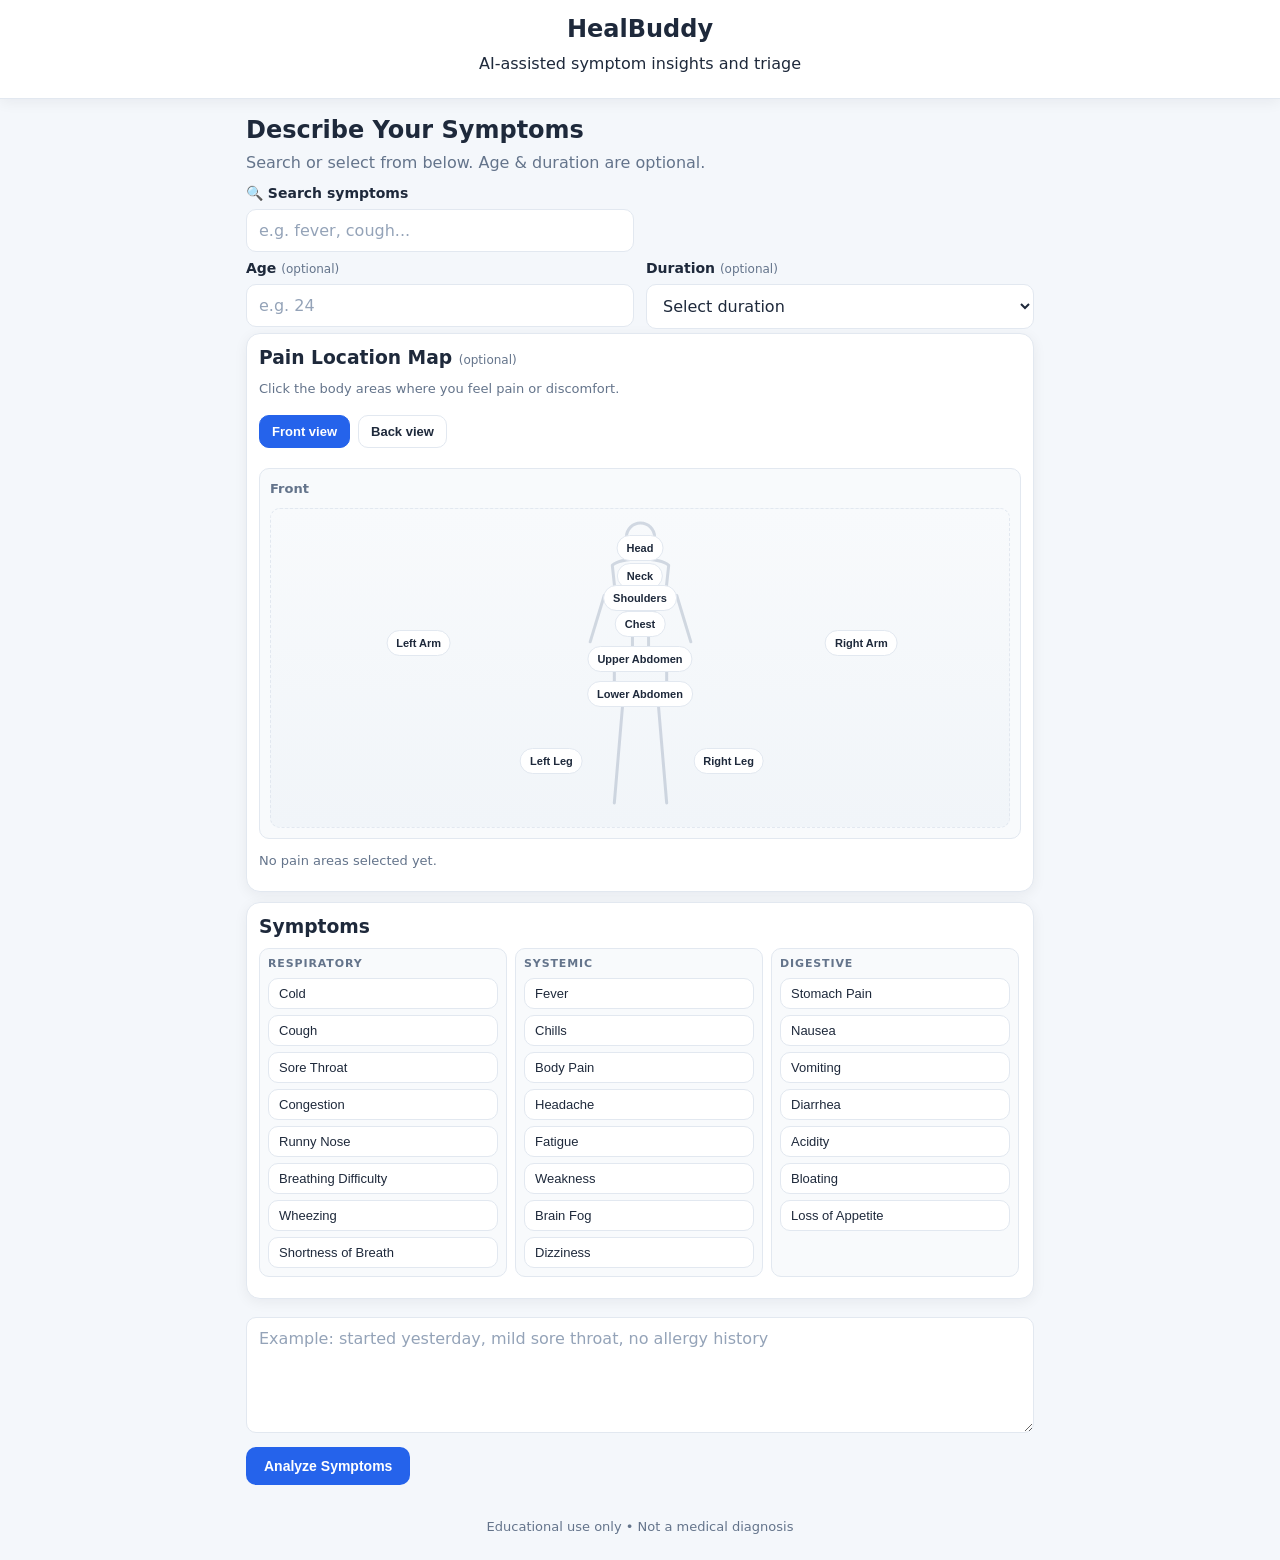
<file: app/index.html>
<!DOCTYPE html>
<html lang="en">

<head>
<meta charset="UTF-8">
<title>HealBuddy – Symptoms</title>

<meta name="viewport" content="width=device-width, initial-scale=1">

<link rel="stylesheet" href="style.css">
</head>

<body>

<header>
<h2>HealBuddy</h2>
<p>AI-assisted symptom insights and triage</p>
</header>

<div class="container">

<h2>Describe Your Symptoms</h2>
<p>Search or select from below. Age & duration are optional.</p>

<div class="input-row">
<div class="field">
<label for="symptomSearch">🔍 Search symptoms</label>
<input id="symptomSearch" type="text" placeholder="e.g. fever, cough...">
</div>
</div>

<div class="input-row">
<div class="field">
<label for="age">Age <span class="optional">(optional)</span></label>
<input id="age" type="number" min="1" max="120" placeholder="e.g. 24">
</div>

<div class="field">
<label for="duration">Duration <span class="optional">(optional)</span></label>
<select id="duration">
<option value="">Select duration</option>
<option value="1">Less than 24 hours</option>
<option value="2">1–2 days</option>
<option value="3">3–5 days</option>
<option value="6">More than 5 days</option>
</select>
</div>
</div>

<div class="card">
<h3>Pain Location Map <span class="optional">(optional)</span></h3>
<p class="muted">Click the body areas where you feel pain or discomfort.</p>
<div class="map-view-toggle" role="tablist" aria-label="Body map view">
<button type="button" class="map-toggle-btn active" data-map-view="front">Front view</button>
<button type="button" class="map-toggle-btn" data-map-view="back">Back view</button>
</div>
<div class="body-map-wrap compact">
<div class="body-map-card body-map-panel active" data-map-panel="front">
<p class="body-map-title">Front</p>
<div class="body-map front" aria-label="Front body map">
<button type="button" class="body-hotspot" data-area="Head" style="top:12%; left:50%;">Head</button>
<button type="button" class="body-hotspot" data-area="Neck" style="top:21%; left:50%;">Neck</button>
<button type="button" class="body-hotspot" data-area="Shoulders" style="top:28%; left:50%;">Shoulders</button>
<button type="button" class="body-hotspot" data-area="Chest" style="top:36%; left:50%;">Chest</button>
<button type="button" class="body-hotspot" data-area="Upper Abdomen" style="top:47%; left:50%;">Upper Abdomen</button>
<button type="button" class="body-hotspot" data-area="Lower Abdomen" style="top:58%; left:50%;">Lower Abdomen</button>
<button type="button" class="body-hotspot" data-area="Left Arm" style="top:42%; left:20%;">Left Arm</button>
<button type="button" class="body-hotspot" data-area="Right Arm" style="top:42%; left:80%;">Right Arm</button>
<button type="button" class="body-hotspot" data-area="Left Leg" style="top:79%; left:38%;">Left Leg</button>
<button type="button" class="body-hotspot" data-area="Right Leg" style="top:79%; left:62%;">Right Leg</button>
</div>
</div>

<div class="body-map-card body-map-panel" data-map-panel="back">
<p class="body-map-title">Back</p>
<div class="body-map back" aria-label="Back body map">
<button type="button" class="body-hotspot" data-area="Back of Head" style="top:12%; left:50%;">Back of Head</button>
<button type="button" class="body-hotspot" data-area="Upper Back" style="top:35%; left:50%;">Upper Back</button>
<button type="button" class="body-hotspot" data-area="Lower Back" style="top:52%; left:50%;">Lower Back</button>
<button type="button" class="body-hotspot" data-area="Left Back Shoulder" style="top:30%; left:28%;">Left Back Shoulder</button>
<button type="button" class="body-hotspot" data-area="Right Back Shoulder" style="top:30%; left:72%;">Right Back Shoulder</button>
<button type="button" class="body-hotspot" data-area="Left Hip" style="top:63%; left:38%;">Left Hip</button>
<button type="button" class="body-hotspot" data-area="Right Hip" style="top:63%; left:62%;">Right Hip</button>
<button type="button" class="body-hotspot" data-area="Back of Left Leg" style="top:79%; left:38%;">Back of Left Leg</button>
<button type="button" class="body-hotspot" data-area="Back of Right Leg" style="top:79%; left:62%;">Back of Right Leg</button>
</div>
</div>
</div>
<p id="painAreaSummary" class="muted">No pain areas selected yet.</p>
</div>

<div class="card compact-card">
<h3>Symptoms</h3>
<div class="chips" id="chips"></div>
<p id="painSuggestedSymptoms" class="muted"></p>
</div>

<textarea id="notes" placeholder="Example: started yesterday, mild sore throat, no allergy history"></textarea>

<button class="btn" onclick="goResult()">Analyze Symptoms</button>

</div>

<footer>
Educational use only • Not a medical diagnosis
</footer>

<script src="symptoms.js"></script>

</body>
</html>
</file>
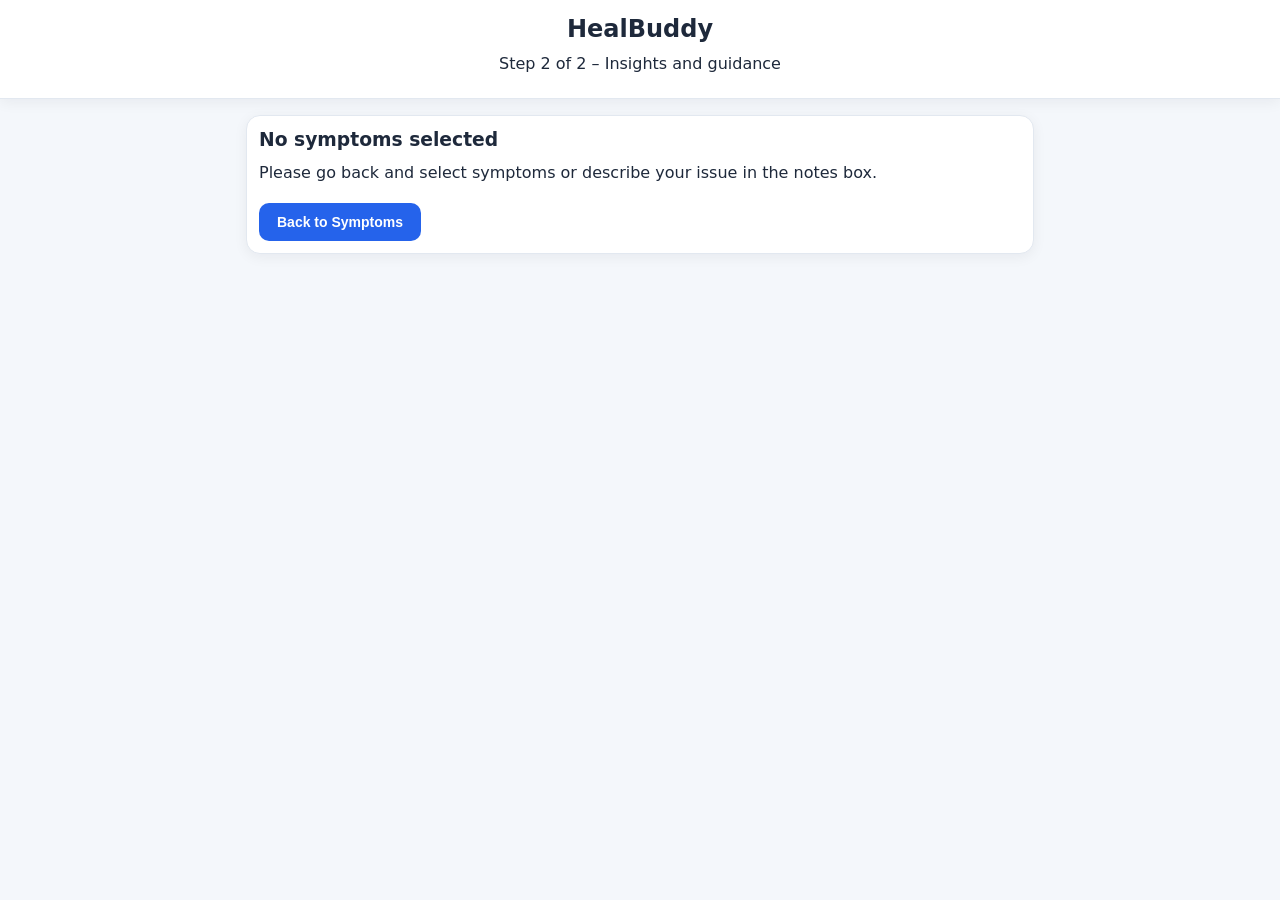
<file: app/result.html>
<!DOCTYPE html>
<html lang="en">

<head>

<meta charset="UTF-8">

<title>HealBuddy – Result</title>

<meta name="viewport" content="width=device-width, initial-scale=1">

<link rel="stylesheet" href="style.css">

</head>

<body>

<header>
<h2>HealBuddy</h2>
<p>Step 2 of 2 – Insights and guidance</p>
</header>

<div class="container" id="result"></div>

<script src="analysis.js"></script>

</body>
</html>
</file>
<file: app/style.css>
:root {
    --bg: #f4f7fb;
    --surface: #ffffff;
    --surface-soft: #f8fafc;
    --text: #1e293b;
    --muted: #64748b;
    --border: #e2e8f0;
    --primary: #2563eb;
    --primary-strong: #1d4ed8;
    --ring: rgba(37, 99, 235, 0.18);
    --success-bg: #dcfce7;
    --success-text: #166534;
    --warn-bg: #fef3c7;
    --warn-text: #92400e;
    --danger-bg: #fee2e2;
    --danger-text: #991b1b;
    --radius-sm: 10px;
    --radius-md: 14px;
    --radius-lg: 18px;
    --shadow-sm: 0 3px 14px rgba(15, 23, 42, 0.06);
    --shadow-md: 0 8px 26px rgba(15, 23, 42, 0.08);
}

* {
    box-sizing: border-box;
}

body {
    margin: 0;
    font-family: Inter, system-ui, -apple-system, sans-serif;
    background: var(--bg);
    color: var(--text);
}

header {
    padding: 14px 20px;
    text-align: center;
    background: var(--surface);
    border-bottom: 1px solid var(--border);
    box-shadow: var(--shadow-sm);
}

h1,
h2,
h3 {
    margin: 0 0 10px;
    line-height: 1.25;
}

header h2 {
    margin-bottom: 4px;
}

p {
    margin: 8px 0;
    line-height: 1.5;
    color: var(--text);
}

.container {
    max-width: 820px;
    margin: 0 auto;
    padding: 16px;
}

.container > h2 {
    margin-bottom: 6px;
}

.container > p {
    color: var(--muted);
    margin-top: 0;
    margin-bottom: 10px;
}

.card {
    background: var(--surface);
    border: 1px solid var(--border);
    border-radius: var(--radius-md);
    padding: 12px;
    margin-bottom: 10px;
    box-shadow: var(--shadow-sm);
}

.loading-card {
    text-align: center;
    background: var(--surface-soft);
    border-style: dashed;
}

.input-row {
    display: grid;
    grid-template-columns: 1fr 1fr;
    gap: 12px;
    margin: 8px 0 4px;
}

.field {
    display: flex;
    flex-direction: column;
    gap: 8px;
}

label {
    font-size: 14px;
    font-weight: 600;
    color: var(--text);
}

.optional {
    font-size: 12px;
    font-weight: 500;
    color: var(--muted);
}

input,
select,
textarea {
    width: 100%;
    border: 1px solid var(--border);
    background: var(--surface);
    color: var(--text);
    border-radius: var(--radius-sm);
    padding: 11px 12px;
    font: inherit;
    transition: border-color 0.2s ease, box-shadow 0.2s ease;
}

input::placeholder,
textarea::placeholder {
    color: #94a3b8;
}

input:focus,
select:focus,
textarea:focus {
    outline: none;
    border-color: var(--primary);
    box-shadow: 0 0 0 4px var(--ring);
}

textarea {
    min-height: 116px;
    margin-top: 8px;
    resize: vertical;
}

select option {
    color: var(--text);
}

.group-header {
    margin: 0 0 8px;
    font-size: 11px;
    font-weight: 700;
    color: var(--muted);
    letter-spacing: 0.08em;
    text-transform: uppercase;
}

.chips {
    display: grid;
    grid-template-columns: repeat(auto-fit, minmax(210px, 1fr));
    gap: 8px;
    margin: 10px 0;
    max-height: 330px;
    overflow-y: auto;
    padding-right: 2px;
}

.compact-card {
    padding-bottom: 10px;
}

.symptom-group {
    border: 1px solid var(--border);
    background: var(--surface-soft);
    border-radius: var(--radius-sm);
    padding: 8px;
}

.symptom-grid {
    display: grid;
    grid-template-columns: repeat(auto-fit, minmax(120px, 1fr));
    gap: 6px;
}

.chip {
    width: 100%;
    text-align: left;
    border: 1px solid var(--border);
    background: var(--surface);
    color: var(--text);
    border-radius: var(--radius-sm);
    padding: 7px 10px;
    cursor: pointer;
    font-size: 13px;
    transition: all 0.2s ease;
}

.chip:hover {
    border-color: #bfdbfe;
    background: #eff6ff;
}

.chip.active {
    background: var(--primary);
    color: #ffffff;
    border-color: var(--primary);
}

.chip.suggested {
    border-color: #93c5fd;
    background: #eff6ff;
}

.body-map-wrap {
    display: grid;
    grid-template-columns: 1fr 1fr;
    gap: 12px;
    margin: 10px 0 12px;
}

.body-map-wrap.compact {
    grid-template-columns: 1fr;
}

.map-view-toggle {
    display: inline-flex;
    gap: 8px;
    margin: 8px 0 10px;
}

.map-toggle-btn {
    border: 1px solid var(--border);
    background: var(--surface);
    color: var(--text);
    border-radius: var(--radius-sm);
    padding: 8px 12px;
    font-size: 13px;
    font-weight: 600;
    cursor: pointer;
}

.map-toggle-btn.active {
    border-color: var(--primary);
    background: var(--primary);
    color: #ffffff;
}

.body-map-panel {
    display: none;
}

.body-map-panel.active {
    display: block;
}

.body-map-card {
    border: 1px solid var(--border);
    border-radius: var(--radius-sm);
    background: var(--surface-soft);
    padding: 10px;
}

.body-map-title {
    margin: 0 0 10px;
    font-size: 13px;
    color: var(--muted);
    font-weight: 700;
}

.body-map {
    position: relative;
    height: 320px;
    border: 1px dashed var(--border);
    border-radius: var(--radius-sm);
    background: linear-gradient(180deg, #f8fafc 0%, #f1f5f9 100%);
    overflow: hidden;
}

.body-map::before {
    content: '';
    position: absolute;
    inset: 8px;
    background-position: center;
    background-repeat: no-repeat;
    background-size: contain;
    opacity: 0.55;
    pointer-events: none;
}

.body-map.front::before {
    background-image: url('body-front.svg');
}

.body-map.back::before {
    background-image: url('body-back.svg');
}

.body-hotspot {
    position: absolute;
    z-index: 2;
    transform: translate(-50%, -50%);
    border: 1px solid var(--border);
    background: var(--surface);
    color: var(--text);
    border-radius: 999px;
    padding: 6px 9px;
    font-size: 11px;
    font-weight: 600;
    cursor: pointer;
    transition: all 0.2s ease;
    white-space: nowrap;
}

.body-hotspot:hover {
    border-color: #bfdbfe;
    background: #eff6ff;
}

.body-hotspot.active {
    background: var(--primary);
    color: #ffffff;
    border-color: var(--primary);
}

.btn {
    margin-top: 10px;
    border: none;
    border-radius: var(--radius-sm);
    background: var(--primary);
    color: #ffffff;
    font-weight: 700;
    font-size: 14px;
    padding: 11px 18px;
    cursor: pointer;
    transition: background-color 0.2s ease, transform 0.2s ease;
}

.btn:hover {
    background: var(--primary-strong);
    transform: translateY(-1px);
}

#qaHistory {
    max-height: 200px;
    overflow-y: auto;
    margin-bottom: 12px;
    padding: 8px;
    background: rgba(244, 247, 251, 0.5);
    border-radius: var(--radius-sm);
}

ul {
    margin: 0;
    padding-left: 18px;
}

li {
    margin-bottom: 6px;
}

.muted {
    color: var(--muted);
    font-size: 13px;
}

.badge {
    display: inline-block;
    padding: 6px 10px;
    border-radius: 999px;
    font-size: 11px;
    font-weight: 700;
}

.badge.self {
    background: var(--success-bg);
    color: var(--success-text);
}

.badge.soon {
    background: var(--warn-bg);
    color: var(--warn-text);
}

.badge.urgent {
    background: var(--danger-bg);
    color: var(--danger-text);
}

.severity-badge {
    display: inline-block;
    padding: 5px 9px;
    border-radius: 999px;
    font-size: 11px;
    font-weight: 700;
    text-transform: capitalize;
}

.severity-badge.severity-high {
    background: var(--danger-bg);
    color: var(--danger-text);
}

.severity-badge.severity-moderate {
    background: var(--warn-bg);
    color: var(--warn-text);
}

.severity-badge.severity-mild,
.severity-badge.severity-minimal {
    background: var(--success-bg);
    color: var(--success-text);
}

footer {
    text-align: center;
    padding: 18px 20px 26px;
    color: var(--muted);
    font-size: 13px;
}

@media (max-width: 700px) {
    .container {
        padding: 12px;
    }

    .input-row {
        grid-template-columns: 1fr;
    }

    .btn {
        width: 100%;
    }

    .body-map-wrap {
        grid-template-columns: 1fr;
    }

    .chips {
        grid-template-columns: 1fr;
        max-height: 300px;
    }

    .symptom-grid {
        grid-template-columns: 1fr;
    }
}
</file>
